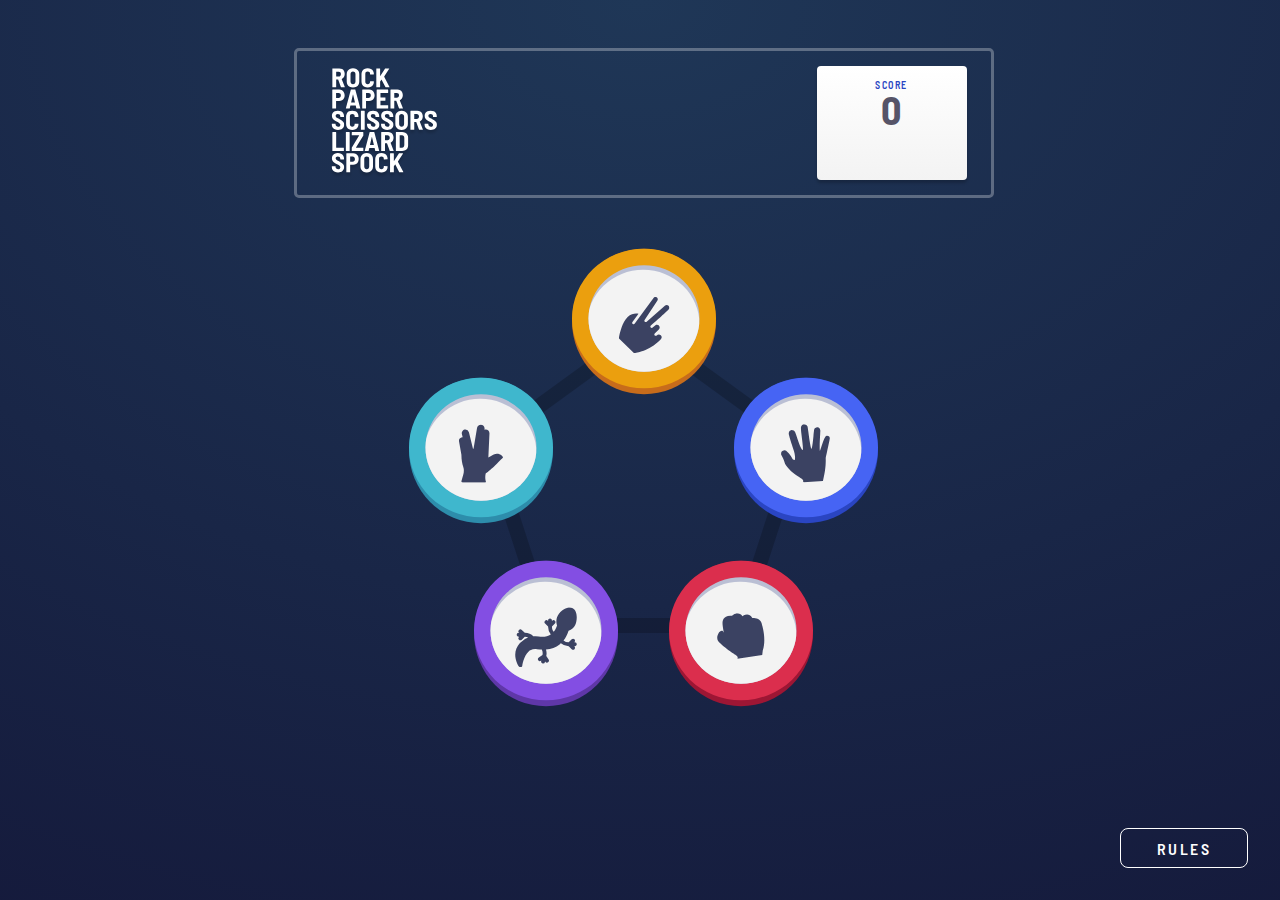
<file: website/src/index.html>
<html>
    <head>
        <title>Rock, Paper, Scissors, Lizard, Spock</title>
        <meta name="viewport" content="width=device-width, initial-scale=1">
        <link rel="stylesheet" href="styles.css" />
        <link rel="preconnect" href="https://fonts.googleapis.com">
        <link rel="preconnect" href="https://fonts.gstatic.com" crossorigin>
        <link href="https://fonts.googleapis.com/css2?family=Barlow+Semi+Condensed:ital,wght@0,600;0,700;1,600;1,700&family=JetBrains+Mono:ital,wght@0,400;0,500;0,600;0,700;1,400;1,500;1,600;1,700&display=swap" rel="stylesheet">
    </head>
    <body>
        <div class="rulesContainer hideRules" id="rulesContainer">
            <div class="rulesBackground"></div>
            <div class="rulesCard">
                <p class="heading-rules dark">RULES</p>
                <img src="../assets/image-rules-bonus.svg" alt="rules" width="340" height="330">
                <button class="closeButton" id="closeBTN"></button>
            </div>
        </div>
        <div class="mainContainer">
            <div class="titleContainer">
                <div class="logo"></div>
                <div class="scoreCard">
                    <div class="scoreCardContent">
                        <p class="heading-s-score blue" id="scoreHeading">SCORE</p>
                        <p class="body-s-score darkgray" id="score"></p>
                    </div>
                </div>
            </div>
            <div class="pentagonGameContainer" id="gameOptionsScreen">
                <button class="gameToken topcenter" id="scissors">
                    <div class="tokenShadow" id="scissorsShadow">
                        <div class="tokenFace">
                            <img src="../assets/icon-scissors.svg" alt="scissors icon" width="34" height="38">
                        </div>
                    </div>
                </button>
                <button class="gameToken topright" id="paper">
                    <div class="tokenShadow" id="paperShadow">
                        <div class="tokenFace">
                            <img src="../assets/icon-paper.svg" alt="paper icon" width="33" height="39">
                        </div>
                    </div>
                </button>
                <button class="gameToken topleft" id="spock">
                    <div class="tokenShadow" id="spockShadow">
                        <div class="tokenFace">
                            <img src="../assets/icon-spock.svg" alt="spock icon" width="30" height="39">
                        </div>
                    </div>
                </button>
                <button class="gameToken bottomright" id="rock">
                    <div class="tokenShadow" id="rockShadow">
                        <div class="tokenFace">
                            <img src="../assets/icon-rock.svg" alt="rock icon" width="32" height="31">
                        </div>
                    </div>
                </button>
                <button class="gameToken bottomleft" id="lizard">
                    <div class="tokenShadow" id="lizardShadow">
                        <div class="tokenFace">
                            <img src="../assets/icon-lizard.svg" alt="lizard icon" width="42" height="40">
                        </div>
                    </div>
                </button>
            </div>
            
            <div class="gameResults" id="gameResultsScreen">
                <div class="playerChoice">
                    <div class="gameToken mediumsize" id=playerChoice>
                        <div class="tokenShadow" id="playerShadow">
                            <div class="tokenFace">
                                <img src="../assets/icon-scissors.svg" alt="scissors icon" width="34" height="38" id="userIcon">
                            </div>
                        </div>
                    </div>
                    <p class="body-s light" id="playerHeading">YOU PICKED</p>
                </div>
                <div class="houseChoice">
                    <div class="gameTokenWait"></div>
                    <div class="gameToken mediumSize Anim--unvanish" id=houseChoice>
                        <div class="tokenShadow" id="houseShadow">
                            <div class="tokenFace">
                                <img src="../assets/icon-rock.svg" alt="scissors icon" width="32" height="31" id="houseIcon">
                            </div>
                        </div>
                    </div>
                    <p class="body-s light" id="houseHeading">THE HOUSE PICKED</p>
                </div>
                <div class="playAgainContainer Anim--unvanishFaster">
                    <p class = "heading-m light"id="result"></p>
                    <button class="playAgain footer-m" id="playAgainBTN">
                        <p>PLAY AGAIN</p>
                    </button>
                </div>
            </div>
            
            <button class="rulesButton footer-m light" id="rulesBTN">RULES</button>
        </div>
    </body>
    <footer>
        <script src="index.js"></script>
    </footer>
</html>
</file>
<file: website/src/styles.css>
/*Fonts*/
.heading-s-score {
  font-family: "Barlow Semi Condensed", sans-serif;
  font-size: 10px;
  font-style: normal;
  letter-spacing: 1.563px;
  font-weight: 600;
  line-height: normal; }

.body-s-score {
  font-family: "Barlow Semi Condensed", sans-serif;
  font-size: 40px;
  font-style: normal;
  font-weight: bold;
  line-height: 40px; }

.body-m-score {
  font-family: "Barlow Semi Condensed", sans-serif;
  font-size: 64px;
  font-style: normal;
  font-weight: bold;
  line-height: 64px; }

.heading-m {
  font-family: "Barlow Semi Condensed", sans-serif;
  font-size: 56px;
  font-style: normal;
  font-weight: bold;
  line-height: auto; }

.body-s {
  font-family: "Barlow Semi Condensed", sans-serif;
  font-size: 15px;
  font-style: normal;
  letter-spacing: 1.88px;
  font-weight: bold;
  line-height: 32px; }

.body-m {
  font-family: "Barlow Semi Condensed", sans-serif;
  font-size: 24px;
  font-style: normal;
  letter-spacing: 3px;
  font-weight: bold;
  line-height: 32px; }

.heading-rules {
  font-family: "Barlow Semi Condensed", sans-serif;
  font-size: 32px;
  font-style: normal;
  font-weight: bold;
  line-height: 32px; }

.footer-m {
  font-family: "Barlow Semi Condensed", sans-serif;
  font-size: 16px;
  font-style: normal;
  letter-spacing: 2.5px;
  font-weight: 600;
  line-height: normal; }

/*Fonts colors*/

.light {
  color: #FFF;
}
.dark {
  color: #3B4262;
}
.blue {
  color: #2A45C2;
}
.darkgray {
  color: #565468;
}

/*Presets*/

*, *::after, *::before {
  box-sizing: border-box;
}
body, h1, h2, h3, h4, a, p, figure, blockquote, dl, dd, div, form, button {
  margin: 0px;
  padding: 0px;
}
button {
  flex-shrink: 0;
  text-decoration: none;
  border: none;
  background-color: initial;
  cursor: pointer;
}

/*Fonts*/

html{
  height: 100%;
}
body{
  height: 100%;
  display: flex;
  justify-content: center;
  background: radial-gradient(134.34% 134.34% at 50% 0%, #1F3757 0%, #131537 100%);
}
.mainContainer{
  display: flex;
  align-items: center;
  flex-direction: column;
  width: 100%;
  min-width: 311px;
  margin: 32px 21px auto 28px;
}
.titleContainer{
  display: flex;
  justify-content: space-between;
  align-items: center;
  width: calc(100% - 11px);
  max-width: 700px;
  margin-inline: 32px;
  height: 96px;
  border-radius: 5px;
  padding: 12px;
  border: 3px solid rgba(255, 255, 255, 0.29);
}
.logo{
  height: 56px;
  width: 56px;
  margin-inline: 12px;
  background-image: url("../assets/logo-bonus.svg");
  background-size: cover;
}
.scoreCard{
  display: flex;
  height: 100%;
  width: 80px;
  padding: 10px;
  justify-content: center;
  border-radius: 4px;
  background: linear-gradient(0deg, #F3F3F3 0%, #FFF 100%);
  box-shadow: 0px 3px 3px 0px rgba(0, 0, 0, 0.20);
}
.scoreCardContent{
  justify-content: center;
  text-align: center;
  height: 100%;
}
.scoreCardContent p{
  margin-top: -2px;
}
.rulesContainer{
  position: absolute;
  align-items: center;
  justify-content: center;
  z-index: 1;
  width: 100%;
  height: 100%;
}
.rulesBackground{
  width: 100%;
  height: 100%;
  opacity: 0.5;
  background: #000;
}
.rulesCard{
  position: absolute;
  width: 400px;
  height: 461px;
  padding: 32px;
  border-radius: 8px;
  background-color: #FFF;
}
.closeButton {
  position: absolute;
  height: 20px;
  width: 20px;
  top: 38px;
  right: 32px;
  background-image: url(../assets/icon-close.svg);
}
.rulesCard p {
  margin-bottom: 20px;
}
.rulesButton {
  width: 128px;
  height: 40px;
  text-align: center;
  border-radius: 8px;
  border: 1px solid #FFF;
  background-color: transparent;
}

.rulesButton:hover {
  background-color: #FFF;
  color: #3B4262;
}
.pentagonGameContainer{
  display: flex; /* Hide game states flex/none */
  position: relative;
  align-items: center;
  justify-content: center;
  height: 206px;
  width: 217px;
  margin-block: 144px 197px;
  background-image: url("../assets/bg-pentagon-og.svg");
}

.hideRules{
  display: none;
}
.showRules{
  display: flex;
}
.displayblock{
  display: block;
}
.gameResults{
  display: none;
  grid-template-columns: 132px 145px;
  grid-template-rows: 160px;
  column-gap: 49px;
  row-gap: 62px;
  margin: 120px auto 74px;
}
.playAgainContainer {
  justify-content: center;
  width: 220px;
  grid-row: 2/3;
  grid-column: 1/3;
  text-align: center;
  margin-inline: auto;
  opacity: 0;
}
.playAgain {
  justify-content: center;
  height: 48px;
  width: 100%;
  text-align: center;
  background: linear-gradient(0deg, #F3F3F3 0%, #FFF 100%);
  border-radius: 8px;
  box-shadow: 0px 3px 3px 0px rgba(0, 0, 0, 0.20);
  margin-top: 16px;
  margin-inline: auto;
}
.playAgain:hover {
  color: #DB2E4D;
}
.playerChoice{
  display: flex;
  align-items: center;
  flex-direction: column;
}
.houseChoice{
  display: flex;
  align-items: center;
  flex-direction: column;
}
.playerChoice p, .houseChoice p{
  margin-top: 35px;
}
.gameTokenWait {
  display: flex;
  position: absolute;
  width: 110px;
  height: 110px;
  border-radius: 100%;
  background-color: rgba(0, 0, 0, 0.10);
}
.gameToken {
  display: flex;
  justify-content: center;
  width: 96px;
  height: 97px;
  border-radius: 100%;
  background-color: #9D1634;
  outline-color: rgba(255, 255, 255, 0.00);
  transition: outline .3s ease-out, outline-color .14s ease-out;
}
.pentagonGameContainer .gameToken:hover{
  outline: 15px solid;
  outline-color: rgba(255, 255, 255, 0.05);
}
.tokenShadow{
  width: 96px;
  height: 92.7px;
  border-radius: 50%;
  background-color: #BABFD4;
  border: 11px solid;
  overflow: hidden;
}
.tokenFace{
  display: flex;
  justify-content: center;
  align-items: center;
  margin-top: 3px;
  margin-left: -1px;
  height: 73px;
  width: 75px;
  border-radius: 50%;
  background-color: #F3F3F3;
}
.topcenter{
  position:absolute;
  top: -48px;
}
.topright{
  position:absolute;
  top: 32px;
  right: -46px;
}
.topleft{
  position:absolute;
  top: 32px;
  left: -46px;
}
.bottomright{
  position:absolute;
  bottom: -48px;
  right: -4px;
}
.bottomleft{
  position:absolute;
  bottom: -48px;
  left: -4px;
}
.mediumSize{
  transform: scale(1.35, 1.37);
}

#rockShadow{
  border-color: #DB2E4D;
}
#paperShadow{
  border-color: #4664F4;
}
#scissorsShadow{
  border-color: #EB9F0E;
}
#lizardShadow{
  border-color: #834EE3;
}
#spockShadow{
  border-color: #3FB7CD;
}
#rock{
  background-color: #9D1634;
}
#paper{
  background-color: #2A45C2;
}
#scissors{
  background-color: #C76C1B;
}
#lizard{
  background-color: #5F37A8;
}
#spock{
  background-color: #2D8DAB;
}
#houseChoice{
  display: flex;
  opacity: 0;
}
/* ------Animations Parameters------ */
@keyframes unvanish {
  from {opacity: 0;}
  to {opacity: 1;}
}
@keyframes vanish {
  from {display: none;}
  to {display: flex;}
}


/* -------Animations Classes-------- */
.Anim--unvanish{
  animation: unvanish 2s linear 1.5s forwards; /* name, duration, timing, delay */
}
.Anim--unvanishFaster{
  animation: unvanish 200ms linear 2.5s forwards;
}

@media (min-width: 601px) {
  .mainContainer {
    margin-top: 48px;
  }
  .rulesButton {
    position: absolute;
    right: 32px;
    bottom: 32px;
  }
  .titleContainer {
    height: 150px;
    padding: 15px 24px;
  }
  .scoreCard{
    padding: 15px;
    width: 150px;
  }
  .logo{
    height: 110px;
    width: 111px;
    margin-left: 8px;
  }
  .pentagonGameContainer{
    height: 313px;
    width: 329px;
    margin-top: 123px;
    background-image: url("../assets/bg-pentagon-big.svg");
    background-size: cover;
  }
  .pentagonGameContainer .gameToken{
    scale: 1.5;
  }
  .topright{
    top: 81px;
  }
  .topleft{
    top: 81px;
  }
  .bottomright{
    right: 19px;
  }
  .bottomleft{
    left: 19px;
  }
}

@media (max-width: 500px) { /*Just for the rules card*/
  .rulesCard{
    display: flex;
    padding: 0px;
    flex-direction: column;
    align-items: center;
    height: 100%;
    width: 100%;
  }
  .rulesCard p{
    margin-top: 96px;
    margin-bottom: 0px;
    text-align: center;
  }
  .rulesCard img{
    margin-top: 96px;
    margin-inline: auto;
  }
  .closeButton {
    position: static;
    margin-top: 137px;
  }
}
</file>
